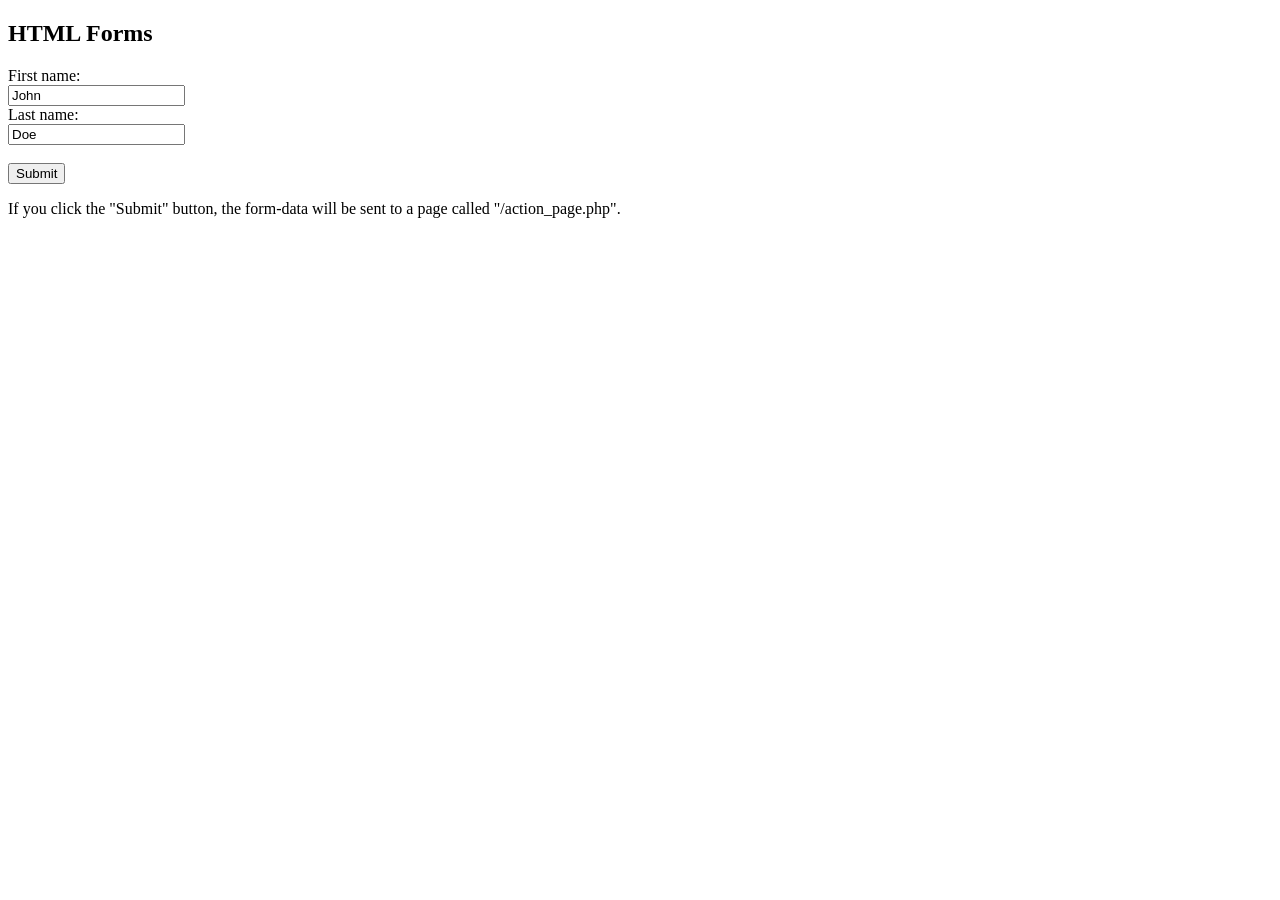
<file: Antaraaaa.html>
<!DOCTYPE html>
<html>
<body>

<h2>HTML Forms</h2>

<form action="/action_page.php">
  <label for="fname">First name:</label><br>
  <input type="text" id="fname" name="fname" value="John"><br>
  <label for="lname">Last name:</label><br>
  <input type="text" id="lname" name="lname" value="Doe"><br><br>
  <input type="submit" value="Submit">
</form> 

<p>If you click the "Submit" button, the form-data will be sent to a page called "/action_page.php".</p>

</body>
</html>
</file>
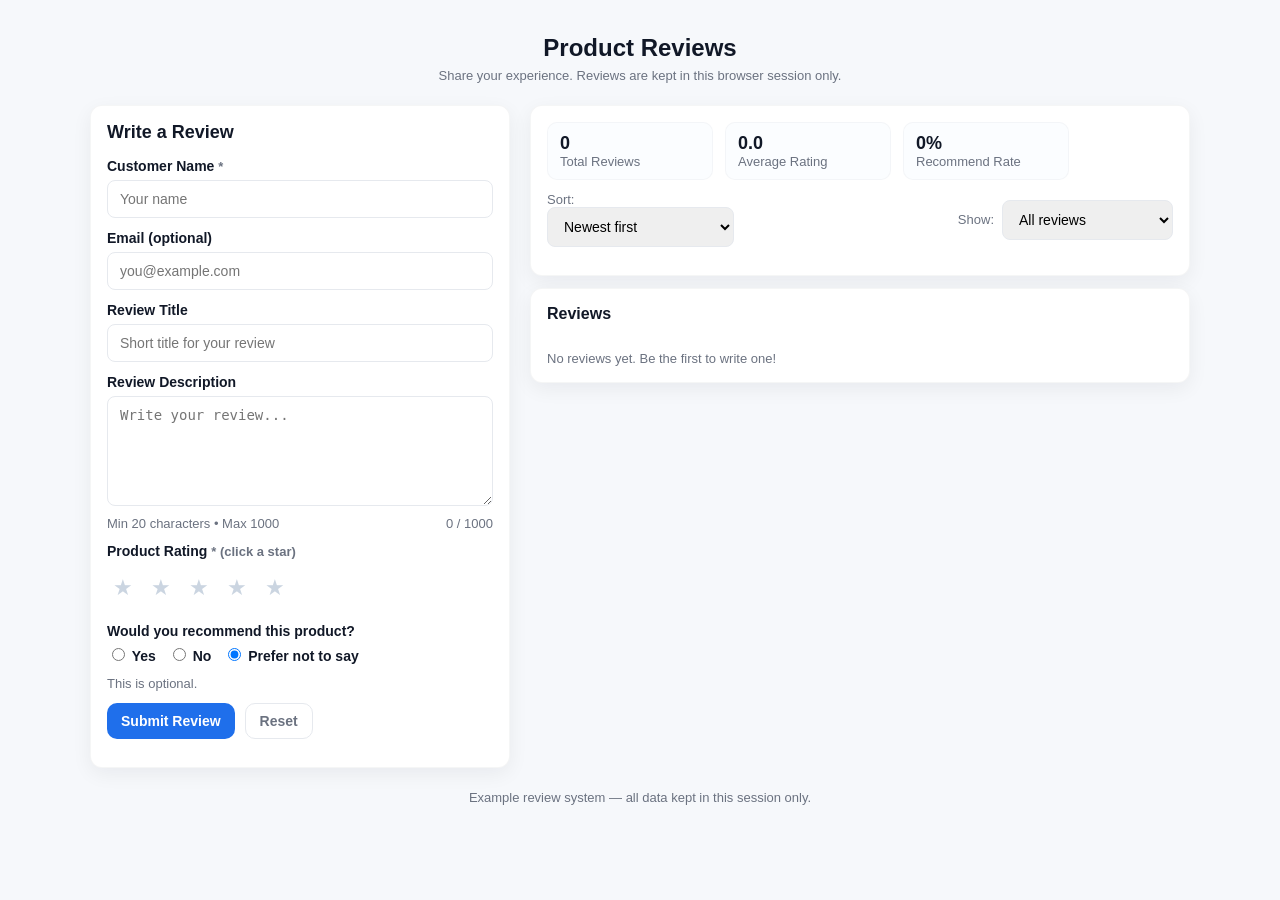
<file: exercise.html>
<!DOCTYPE html>
<html lang="en">
<head>
<meta charset="utf-8" />
<meta name="viewport" content="width=device-width,initial-scale=1" />
<title>Product Review System — Example</title>
<style>
  /* Basic, clean, human-written styles */
  :root{
    --bg:#f6f8fb;
    --card:#fff;
    --muted:#6b7280;
    --accent:#1f6feb;
    --danger:#d9534f;
    --success:#198754;
    --shadow: 0 6px 20px rgba(14,20,30,0.06);
    --radius:12px;
  }
  body{
    font-family: "Segoe UI", Roboto, Arial, sans-serif;
    background:var(--bg);
    margin:0;
    padding:28px;
    color:#111827;
    -webkit-font-smoothing:antialiased;
  }

  .container{
    max-width:1100px;
    margin:0 auto;
  }

  header{
    text-align:center;
    margin-bottom:22px;
  }
  header h1{ margin:6px 0; font-size:24px; }
  header p{ margin:0; color:var(--muted); }

  /* Main grid */
  .grid{
    display:grid;
    grid-template-columns: 420px 1fr;
    gap:20px;
    align-items:start;
  }

  @media (max-width:920px){
    .grid{ grid-template-columns: 1fr; }
  }

  /* Card */
  .card{
    background:var(--card);
    border-radius:var(--radius);
    padding:16px;
    box-shadow:var(--shadow);
    border:1px solid rgba(16,24,40,0.04);
  }

  /* Form */
  form .row{ margin-bottom:12px; }
  label{ display:block; font-weight:600; margin-bottom:6px; font-size:14px; }
  input[type="text"], input[type="email"], textarea, .rating-stars, select {
    width:100%;
    box-sizing:border-box;
    padding:10px 12px;
    border-radius:8px;
    border:1px solid #e6e9ee;
    font-size:14px;
    outline:none;
  }
  input[type="text"]:focus, input[type="email"]:focus, textarea:focus {
    border-color:var(--accent);
    box-shadow:0 6px 18px rgba(31,111,235,0.06);
  }
  textarea{ min-height:110px; resize:vertical; }

  .small { font-size:13px; color:var(--muted); }
  .error { color:var(--danger); font-size:13px; margin-top:6px; }

  /* Stars */
  .rating-stars {
    display:flex;
    gap:6px;
    align-items:center;
    padding:6px 0;
    background:transparent;
    border:0;
  }
  .rating-stars button {
    background:transparent;
    border:0;
    font-size:22px;
    cursor:pointer;
    line-height:1;
    padding:6px;
    border-radius:6px;
    color:#cbd5e1;
    transition:color 120ms ease, transform 120ms ease;
  }
  .rating-stars button:hover{ transform:translateY(-3px); }
  .rating-stars button.active{ color: #f6b042; } /* gold */

  /* Recommend radios */
  .inline { display:flex; gap:12px; align-items:center; }

  .btn {
    background:var(--accent);
    color:#fff;
    padding:9px 14px;
    border-radius:10px;
    border:0;
    cursor:pointer;
    font-weight:600;
    font-size:14px;
  }
  .btn.secondary {
    background:transparent;
    border:1px solid #e6e9ee;
    color:var(--muted);
  }

  /* Stats */
  .stats {
    display:flex;
    gap:12px;
    margin-bottom:12px;
    flex-wrap:wrap;
  }
  .stat {
    background:#fbfdff;
    padding:10px 12px;
    border-radius:10px;
    border:1px solid rgba(16,24,40,0.03);
    min-width:140px;
  }
  .stat strong{ display:block; font-size:18px; }
  .stat .muted{ color:var(--muted); font-size:13px; }

  /* Reviews list */
  .controls { display:flex; gap:12px; justify-content:space-between; align-items:center; margin-bottom:12px; flex-wrap:wrap; }
  .reviews { display:flex; flex-direction:column; gap:12px; }
  .review {
    background:#fff;
    border-radius:10px;
    padding:12px;
    border:1px solid rgba(16,24,40,0.04);
    display:flex;
    gap:12px;
  }
  .avatar {
    width:58px; height:58px; border-radius:10px; background:#eef2ff; display:flex; align-items:center; justify-content:center; font-weight:700; color:#334155;
    flex:0 0 58px;
  }
  .rbody { flex:1; }
  .rhead { display:flex; justify-content:space-between; gap:8px; align-items:center; }
  .rtitle { font-weight:700; font-size:15px; }
  .rmeta { color:var(--muted); font-size:13px; }
  .rdesc { margin-top:8px; color:#0f172a; line-height:1.4; white-space:pre-wrap; }

  .rfoot { margin-top:10px; display:flex; gap:12px; align-items:center; justify-content:space-between; flex-wrap:wrap; }
  .helpful { font-size:13px; color:var(--muted); display:flex; gap:8px; align-items:center; }
  .helpful button{ border:0; background:#f3f4f6; padding:6px 8px; border-radius:8px; cursor:pointer; }

  /* small label badge */
  .badge { background:#f1f5f9; color:var(--muted); padding:6px 8px; border-radius:10px; font-weight:600; font-size:13px; }

  footer { margin-top:22px; text-align:center; color:var(--muted); font-size:13px; }

</style>
</head>
<body>
  <div class="container">
    <header>
      <h1>Product Reviews</h1>
      <p class="small">Share your experience. Reviews are kept in this browser session only.</p>
    </header>

    <main class="grid">
      <!-- Left column: Form -->
      <section class="card" aria-labelledby="formTitle">
        <h2 id="formTitle" style="margin-top:0; font-size:18px;">Write a Review</h2>

        <form id="reviewForm" novalidate>
          <!-- Name -->
          <div class="row">
            <label for="name">Customer Name <span class="small" aria-hidden="true">* </span></label>
            <input id="name" name="name" type="text" placeholder="Your name" aria-describedby="nameError" required />
            <div id="nameError" class="error" aria-live="polite"></div>
          </div>

          <!-- Email -->
          <div class="row">
            <label for="email">Email (optional)</label>
            <input id="email" name="email" type="email" placeholder="you@example.com" aria-describedby="emailError" />
            <div id="emailError" class="error" aria-live="polite"></div>
          </div>

          <!-- Title -->
          <div class="row">
            <label for="title">Review Title</label>
            <input id="title" name="title" type="text" placeholder="Short title for your review" aria-describedby="titleError" required />
            <div id="titleError" class="error" aria-live="polite"></div>
          </div>

          <!-- Description -->
          <div class="row">
            <label for="description">Review Description</label>
            <textarea id="description" name="description" placeholder="Write your review..." aria-describedby="descInfo descError" required></textarea>
            <div style="display:flex; justify-content:space-between; align-items:center; margin-top:6px;">
              <div id="descInfo" class="small">Min 20 characters • Max 1000</div>
              <div id="descCounter" class="small">0 / 1000</div>
            </div>
            <div id="descError" class="error" aria-live="polite"></div>
          </div>

          <!-- Rating -->
          <div class="row">
            <label>Product Rating <span class="small">* (click a star)</span></label>
            <div class="rating-stars" role="radiogroup" aria-labelledby="ratingLabel" id="ratingGroup">
              <!-- Buttons populated by JS -->
            </div>
            <div id="ratingError" class="error" aria-live="polite"></div>
          </div>

          <!-- Recommend -->
          <div class="row">
            <label>Would you recommend this product?</label>
            <div class="inline" role="radiogroup" aria-label="Recommend">
              <label><input type="radio" name="recommend" value="yes"> Yes</label>
              <label><input type="radio" name="recommend" value="no"> No</label>
              <label><input type="radio" name="recommend" value="none" checked> Prefer not to say</label>
            </div>
            <div id="recommendInfo" class="small" style="margin-top:6px;">This is optional.</div>
          </div>

          <!-- Buttons -->
          <div class="row" style="display:flex; gap:10px; margin-top:6px;">
            <button type="submit" class="btn">Submit Review</button>
            <button type="button" id="resetBtn" class="btn secondary">Reset</button>
          </div>
        </form>
      </section>

      <!-- Right column: Stats + Reviews -->
      <section>
        <div class="card" style="margin-bottom:12px;">
          <div class="stats" aria-hidden="true">
            <div class="stat">
              <strong id="totalReviews">0</strong>
              <div class="muted">Total Reviews</div>
            </div>
            <div class="stat">
              <strong id="avgRating">0.0</strong>
              <div class="muted">Average Rating</div>
            </div>
            <div class="stat">
              <strong id="recPercent">0%</strong>
              <div class="muted">Recommend Rate</div>
            </div>
          </div>

          <div class="controls" style="margin-top:6px;">
            <div class="small">Sort:
              <select id="sortSelect" aria-label="Sort reviews">
                <option value="newest">Newest first</option>
                <option value="highest">Highest rated first</option>
              </select>
            </div>

            <div style="display:flex; gap:8px; align-items:center;">
              <div class="small">Show:</div>
              <select id="filterRecommend" aria-label="Filter recommendations">
                <option value="all">All reviews</option>
                <option value="yes">Recommended only</option>
                <option value="no">Not recommended</option>
              </select>
            </div>
          </div>
        </div>

        <div class="card">
          <h3 style="margin-top:0; font-size:16px;">Reviews</h3>
          <div id="reviewsList" class="reviews" aria-live="polite"></div>
          <div id="emptyMsg" class="small" style="margin-top:12px; color:var(--muted)">No reviews yet. Be the first to write one!</div>
        </div>
      </section>
    </main>

    <footer>
      <div class="small">Example review system — all data kept in this session only.</div>
    </footer>
  </div>

<script>
/* ---------------------------
   In-memory storage for reviews
   Each review:
   {
     id, name, email, title, description,
     rating (1-5), recommend ('yes'|'no'|'none'),
     helpfulCount, createdAt (Date object)
   }
---------------------------- */
const reviews = [];

// DOM elements
const form = document.getElementById('reviewForm');
const nameInput = document.getElementById('name');
const emailInput = document.getElementById('email');
const titleInput = document.getElementById('title');
const descInput = document.getElementById('description');
const descCounter = document.getElementById('descCounter');
const ratingGroup = document.getElementById('ratingGroup');

const nameError = document.getElementById('nameError');
const emailError = document.getElementById('emailError');
const titleError = document.getElementById('titleError');
const descError = document.getElementById('descError');
const ratingError = document.getElementById('ratingError');

const totalReviewsEl = document.getElementById('totalReviews');
const avgRatingEl = document.getElementById('avgRating');
const recPercentEl = document.getElementById('recPercent');

const reviewsList = document.getElementById('reviewsList');
const emptyMsg = document.getElementById('emptyMsg');

const sortSelect = document.getElementById('sortSelect');
const filterRecommend = document.getElementById('filterRecommend');
const resetBtn = document.getElementById('resetBtn');

// Rating state
let selectedRating = 0;

// Initialize stars (1-5)
function createStars(){
  ratingGroup.innerHTML = '';
  for(let i=1;i<=5;i++){
    const btn = document.createElement('button');
    btn.type = 'button';
    btn.setAttribute('aria-label', `${i} star${i>1?'s':''}`);
    btn.setAttribute('data-value', i);
    btn.innerHTML = '★';
    btn.addEventListener('click', function(){
      setRating(i);
    });
    ratingGroup.appendChild(btn);
  }
}
createStars();

// Set rating visually & state
function setRating(value){
  selectedRating = value;
  const buttons = ratingGroup.querySelectorAll('button');
  buttons.forEach(b=>{
    const v = Number(b.getAttribute('data-value'));
    if(v <= value) b.classList.add('active');
    else b.classList.remove('active');
  });
  ratingError.textContent = '';
}

// Character counter for description
const DESC_MIN = 20;
const DESC_MAX = 1000;
descInput.addEventListener('input', function(){
  const len = descInput.value.length;
  descCounter.textContent = `${len} / ${DESC_MAX}`;
  if(len < DESC_MIN || len > DESC_MAX){
    // show hint in error area, but not intrusive
    if(len === 0) descError.textContent = '';
    else descError.textContent = '';
  } else {
    descError.textContent = '';
  }
});

// Validation functions
function validateName(name){
  if(!name) return "Name is required";
  if(name.trim().length < 2 || name.trim().length > 30) return "Name should be between 2 and 30 characters";
  return "";
}

function validateEmail(email){
  if(!email) return ""; // optional
  // simple email regex (good for this task)
  const re = /^[^\s@]+@[^\s@]+\.[^\s@]+$/;
  if(!re.test(email.trim())) return "Please enter a valid email address";
  return "";
}

function validateTitle(title){
  if(!title) return "Review title is required";
  const len = title.trim().length;
  if(len < 5 || len > 100) return "Review title should be between 5 and 100 characters";
  return "";
}

function validateDescription(desc){
  if(!desc) return "Review description is required";
  const len = desc.trim().length;
  if(len < DESC_MIN || len > DESC_MAX) return `Review description should be between ${DESC_MIN} and ${DESC_MAX} characters`;
  return "";
}

function validateRating(rating){
  if(!rating || rating < 1 || rating > 5) return "Please select a product rating";
  return "";
}

// Clear error messages
function clearErrors(){
  nameError.textContent = '';
  emailError.textContent = '';
  titleError.textContent = '';
  descError.textContent = '';
  ratingError.textContent = '';
}

// Utility for formatted date/time
function formatDate(date){
  // Format: YYYY-MM-DD HH:MM (24h)
  const y = date.getFullYear();
  const m = String(date.getMonth()+1).padStart(2,'0');
  const d = String(date.getDate()).padStart(2,'0');
  const hh = String(date.getHours()).padStart(2,'0');
  const mm = String(date.getMinutes()).padStart(2,'0');
  return `${y}-${m}-${d} ${hh}:${mm}`;
}

// Build a review object and add to reviews array
function addReview(data){
  const r = {
    id: Date.now() + '-' + Math.floor(Math.random()*9999),
    name: data.name.trim(),
    email: data.email.trim(),
    title: data.title.trim(),
    description: data.description.trim(),
    rating: data.rating,
    recommend: data.recommend,
    helpfulCount: 0,
    createdAt: new Date()
  };
  reviews.push(r);
  updateUI();
}

// Reusable calculation functions
function calcTotal(){
  return reviews.length;
}
function calcAvgRating(){
  if(reviews.length === 0) return 0;
  const sum = reviews.reduce((s,r)=> s + r.rating, 0);
  return +(sum / reviews.length).toFixed(1);
}
function calcRecommendPercent(){
  if(reviews.length === 0) return 0;
  const yes = reviews.filter(r=> r.recommend === 'yes').length;
  const percent = Math.round((yes / reviews.length) * 100);
  return percent;
}

// Render stats
function renderStats(){
  totalReviewsEl.textContent = calcTotal();
  avgRatingEl.textContent = calcAvgRating().toFixed(1);
  recPercentEl.textContent = `${calcRecommendPercent()}%`;
}

// Render reviews list (with sorting & filtering)
function renderReviews(){
  reviewsList.innerHTML = '';
  const sortBy = sortSelect.value;
  const filterBy = filterRecommend.value;

  // Clone array to avoid mutating original
  let list = reviews.slice();

  // Filter
  if(filterBy === 'yes') list = list.filter(r=> r.recommend === 'yes');
  if(filterBy === 'no') list = list.filter(r=> r.recommend === 'no');

  // Sort
  if(sortBy === 'newest'){
    list.sort((a,b)=> b.createdAt - a.createdAt);
  } else if(sortBy === 'highest'){
    list.sort((a,b)=> b.rating - a.rating || b.createdAt - a.createdAt);
  }

  if(list.length === 0){
    emptyMsg.style.display = 'block';
  } else {
    emptyMsg.style.display = 'none';
  }

  // Create DOM for each review
  for(const r of list){
    const node = document.createElement('article');
    node.className = 'review';
    node.setAttribute('data-id', r.id);

    // avatar (initials)
    const avatar = document.createElement('div');
    avatar.className = 'avatar';
    const initials = (r.name || 'U').split(' ').map(s=>s[0]||'').slice(0,2).join('').toUpperCase();
    avatar.textContent = initials;

    // body
    const body = document.createElement('div');
    body.className = 'rbody';

    const rhead = document.createElement('div');
    rhead.className = 'rhead';

    const left = document.createElement('div');
    left.style.flex = '1';

    const title = document.createElement('div');
    title.className = 'rtitle';
    title.textContent = r.title;

    const meta = document.createElement('div');
    meta.className = 'rmeta';
    meta.textContent = `${r.name} • ${formatDate(r.createdAt)} • ${r.rating} ★`;

    left.appendChild(title);
    left.appendChild(meta);

    const right = document.createElement('div');
    right.style.display = 'flex';
    right.style.flexDirection = 'column';
    right.style.alignItems = 'flex-end';
    right.style.gap = '6px';

    const badge = document.createElement('div');
    badge.className = 'badge';
    badge.textContent = r.recommend === 'yes' ? 'Recommended' : (r.recommend === 'no' ? 'Not recommended' : 'No answer');

    right.appendChild(badge);

    rhead.appendChild(left);
    rhead.appendChild(right);

    const desc = document.createElement('div');
    desc.className = 'rdesc';
    desc.textContent = r.description;

    const rfoot = document.createElement('div');
    rfoot.className = 'rfoot';

    const helpful = document.createElement('div');
    helpful.className = 'helpful';
    const helpBtn = document.createElement('button');
    helpBtn.type = 'button';
    helpBtn.textContent = `Helpful (${r.helpfulCount})`;
    helpBtn.setAttribute('aria-label', 'Mark review helpful');
    helpBtn.addEventListener('click', function(){
      incrementHelpful(r.id, helpBtn);
    });

    helpful.appendChild(helpBtn);

    const metaRight = document.createElement('div');
    metaRight.className = 'small';
    metaRight.textContent = r.email ? r.email : 'Anonymous email';

    rfoot.appendChild(helpful);
    rfoot.appendChild(metaRight);

    body.appendChild(rhead);
    body.appendChild(desc);
    body.appendChild(rfoot);

    node.appendChild(avatar);
    node.appendChild(body);

    reviewsList.appendChild(node);
  }
}

// Increment helpful count for a review
function incrementHelpful(reviewId, buttonEl){
  const idx = reviews.findIndex(r => r.id === reviewId);
  if(idx === -1) return;
  reviews[idx].helpfulCount++;
  // update button text referencing new count
  buttonEl.textContent = `Helpful (${reviews[idx].helpfulCount})`;
}

// Update the whole UI (stats + reviews)
function updateUI(){
  renderStats();
  renderReviews();
}

// Form submit handler
form.addEventListener('submit', function(e){
  e.preventDefault();
  clearErrors();

  const name = nameInput.value || '';
  const email = emailInput.value || '';
  const title = titleInput.value || '';
  const description = descInput.value || '';
  const recommendRadios = document.querySelector('input[name="recommend"]:checked');
  const recommend = recommendRadios ? recommendRadios.value : 'none';

  // validate with reusable validators
  let hasError = false;

  const nameMsg = validateName(name);
  if(nameMsg){ nameError.textContent = nameMsg; hasError = true; }

  const emailMsg = validateEmail(email);
  if(emailMsg){ emailError.textContent = emailMsg; hasError = true; }

  const titleMsg = validateTitle(title);
  if(titleMsg){ titleError.textContent = titleMsg; hasError = true; }

  const descMsg = validateDescription(description);
  if(descMsg){ descError.textContent = descMsg; hasError = true; }

  const ratingMsg = validateRating(selectedRating);
  if(ratingMsg){ ratingError.textContent = ratingMsg; hasError = true; }

  if(hasError) return;

  // Build review data and add
  addReview({
    name, email, title, description, rating: selectedRating, recommend
  });

  // Reset form to initial state
  form.reset();
  selectedRating = 0;
  setRating(0);
  descCounter.textContent = `0 / ${DESC_MAX}`;

  // Focus name input for next review
  nameInput.focus();
});

// Reset button
resetBtn.addEventListener('click', function(){
  form.reset();
  selectedRating = 0;
  setRating(0);
  clearErrors();
  descCounter.textContent = `0 / ${DESC_MAX}`;
  nameInput.focus();
});

// Update UI when sorting or filtering changes
sortSelect.addEventListener('change', updateUI);
filterRecommend.addEventListener('change', updateUI);

// initial render
updateUI();

/* Edge cases & helpers:
   - No server: all stored in reviews[] for this session.
   - Handles optional email, optional recommend.
   - Helpful counts stored per review object.
   - Sorting and filtering are applied client-side.
*/

// Accessibility: allow keyboard for star rating
ratingGroup.addEventListener('keydown', function(e){
  const key = e.key;
  if(!['ArrowLeft','ArrowRight','ArrowUp','ArrowDown','Enter',' '].includes(key)) return;
  e.preventDefault();
  if(key === 'ArrowLeft' || key === 'ArrowDown'){
    if(selectedRating > 1) setRating(selectedRating - 1);
  } else if(key === 'ArrowRight' || key === 'ArrowUp'){
    if(selectedRating < 5) setRating(selectedRating + 1);
  } else if(key === 'Enter' || key === ' '){
    if(selectedRating === 0) setRating(5); // fallback: set to max if none
  }
});
</script>
</body>
</html>
</file>
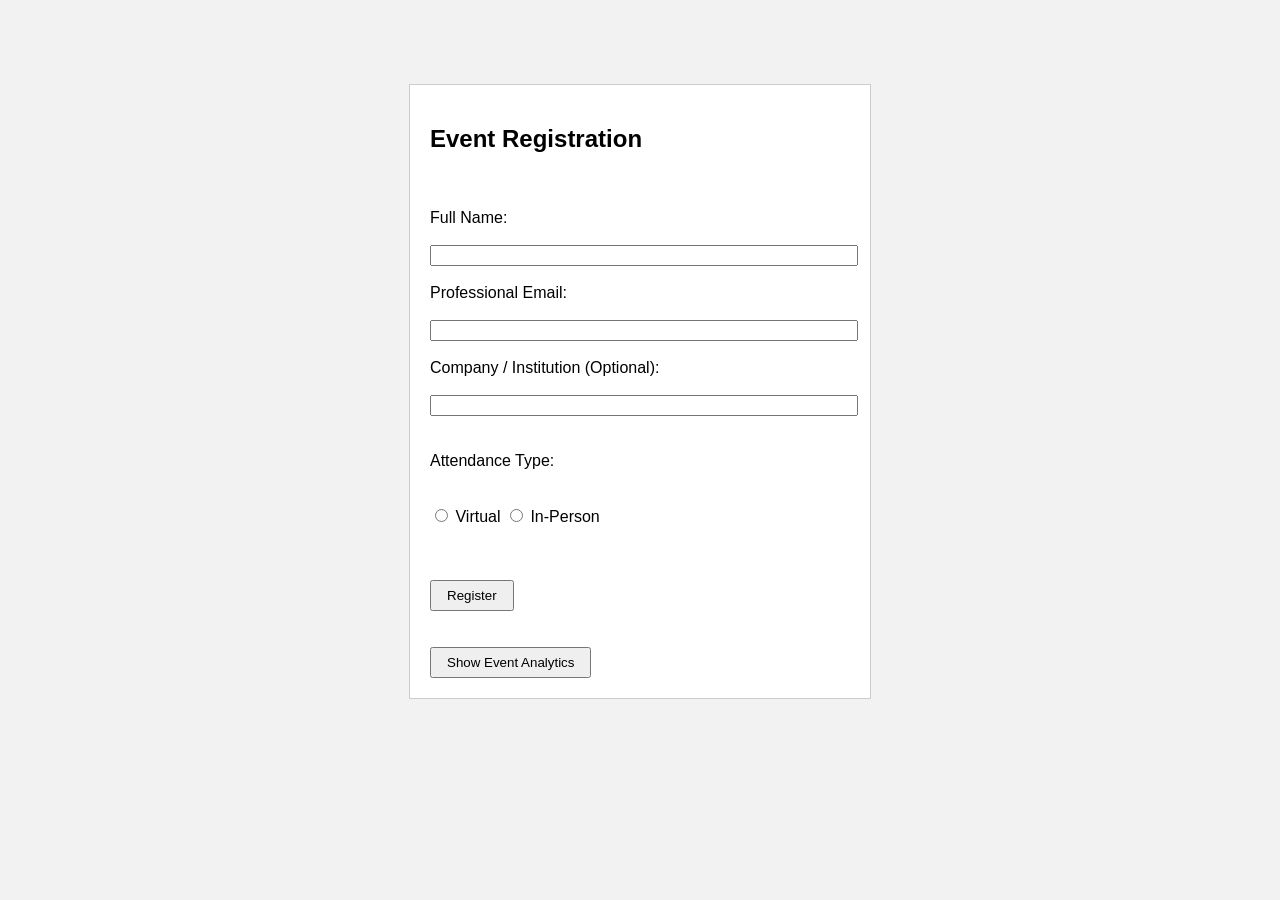
<file: Final_Lab_Task.html>
<!DOCTYPE html>
<html>
<head>
    <title>Event Registration</title>

    <style>
        body{font-family: Arial; background:#f2f2f2;}
        .box{
            width:420px; 
            background:white; 
            padding:20px; 
            margin:auto; 
            margin-top:40px; 
            border:1px solid #ccc;
        }
        .error{color:red; font-size:14px;}
        #statsPanel{
            width:420px;
            margin:auto;
            margin-top:20px;
            background:white;
            padding:15px;
            border:1px solid #ccc;
            display:none;
        }
    </style> 
    <br><br> 

    <script>

        let allRegs = [];
        let virtualCount = 0;
        let inPersonCount = 0;

        function regNow() {

            let fullName = document.getElementById("fullName").value.trim();
            let email = document.getElementById("email").value.trim();
            let company = document.getElementById("company").value.trim();
            let attendType = document.querySelector("input[name='attend']:checked");

            let nameErr = document.getElementById("nameErr");
            let emailErr = document.getElementById("emailErr");
            let attendErr = document.getElementById("attendErr");

            nameErr.innerHTML = "";
            emailErr.innerHTML = "";
            attendErr.innerHTML = "";

            let ok = true;

            
            if(fullName.length < 6 || fullName.length > 100){
                nameErr.innerHTML = "Name must be between 6 and 100 characters.";
                ok = false;
            }

            
            if(email == "" || email.indexOf("@") == -1 || email.indexOf(".") == -1){
                emailErr.innerHTML = "Please enter a valid professional email address.";
                ok = false;
            }

            if(attendType == null){
                attendErr.innerHTML = "Please select your attendance type.";
                ok = false;
            }

            if(ok == false){
                return false;
            }

          
            allRegs.push({
                name: fullName,
                mail: email,
                comp: company,
                type: attendType.value
            });

            if(attendType.value == "Virtual"){
                virtualCount++;
            } else {
                inPersonCount++;
            }

            alert("Registration Successful!");
            return false;
        }

        function showStats(){
            let p = document.getElementById("statsPanel");
            let btn = document.getElementById("statBtn");

            if(p.style.display == "none"){
                p.style.display = "block";
                btn.value = "Hide Event Analytics";
                document.getElementById("totalR").innerHTML = allRegs.length;
                document.getElementById("vR").innerHTML = virtualCount;
                document.getElementById("iR").innerHTML = inPersonCount;
            } else{
                p.style.display = "none";
                btn.value = "Show Event Analytics";
            }
        }
    </script>
</head>

<body>

    <div class="box">
        <h2>Event Registration</h2>
        <br><br> 

        <form onsubmit="return regNow()">

            Full Name:<br><br> 
            <input type="text" id="fullName" style="width:100%;">
            <br>
            <span class="error" id="nameErr"></span>
            <br>

            Professional Email:<br><br>
            <input type="text" id="email" style="width:100%;">
            <br>
            <span class="error" id="emailErr"></span>
            <br>

            Company / Institution (Optional):<br><br> 
            <input type="text" id="company" style="width:100%;">
            <br><br><br> 

            Attendance Type:<br><br><br> 
            <input type="radio" name="attend" value="Virtual"> Virtual
            <input type="radio" name="attend" value="In-Person"> In-Person
            <br><br>
            <span class="error" id="attendErr"></span>
            <br><br>

            <input type="submit" value="Register" style="padding:6px 15px;">
        </form>

        <br><br>
        <input type="button" id="statBtn" value="Show Event Analytics" onclick="showStats()" style="padding:6px 15px;">
    </div>

    <div id="statsPanel">
        <h3>Event Analytics</h3>
        Total Registrants: <b id="totalR">0</b><br>
        Virtual Attendees: <b id="vR">0</b><br>
        In-Person Attendees: <b id="iR">0</b><br>
    </div>

</body>
</html>
</file>
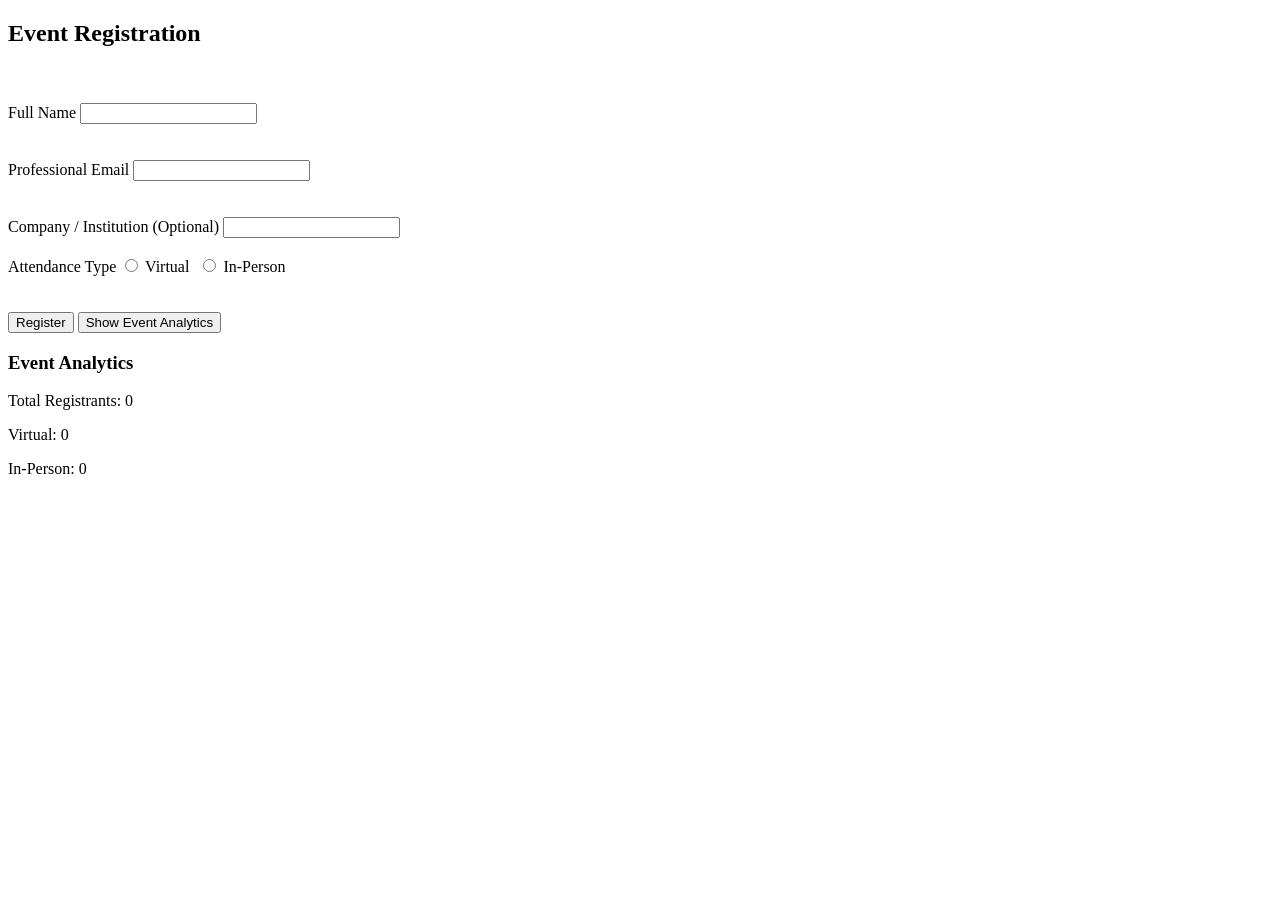
<file: Lab_Exam_1.html>
<!DOCTYPE html>
<html>
<head>
    <title>Event Registration - Global Tech Connect</title>

    <h2>Event Registration</h2>
    <br><br>

<label>Full Name</label>
<input type="text" id="fullName">
<div id="nameError" class="error"></div>

<br><br>

<label>Professional Email</label> 
<input type="email" id="email">
<div id="emailError" class="error"></div>

<br><br>

<label>Company / Institution (Optional)</label>
<input type="text" id="company">

<br><br>

<label>Attendance Type</label>
<input type="radio" name="attend" value="Virtual"> Virtual
<input type="radio" name="attend" value="In-Person" style="margin-left:10px;"> In-Person
<div id="attendError" class="error"></div>

<br><br> 

<button id="submitBtn" onclick="registerUser()">Register</button>
<button id="toggleBtn" onclick="toggleAnalytics()">Show Event Analytics</button>
<div id="analyticsPanel">
    <h3>Event Analytics</h3>
    <p>Total Registrants: <span id="totalCount">0</span></p>
    <p>Virtual: <span id="virtualCount">0</span></p>
    <p>In-Person: <span id="inCount">0</span></p>
</div>



    </head>
</html>
</file>
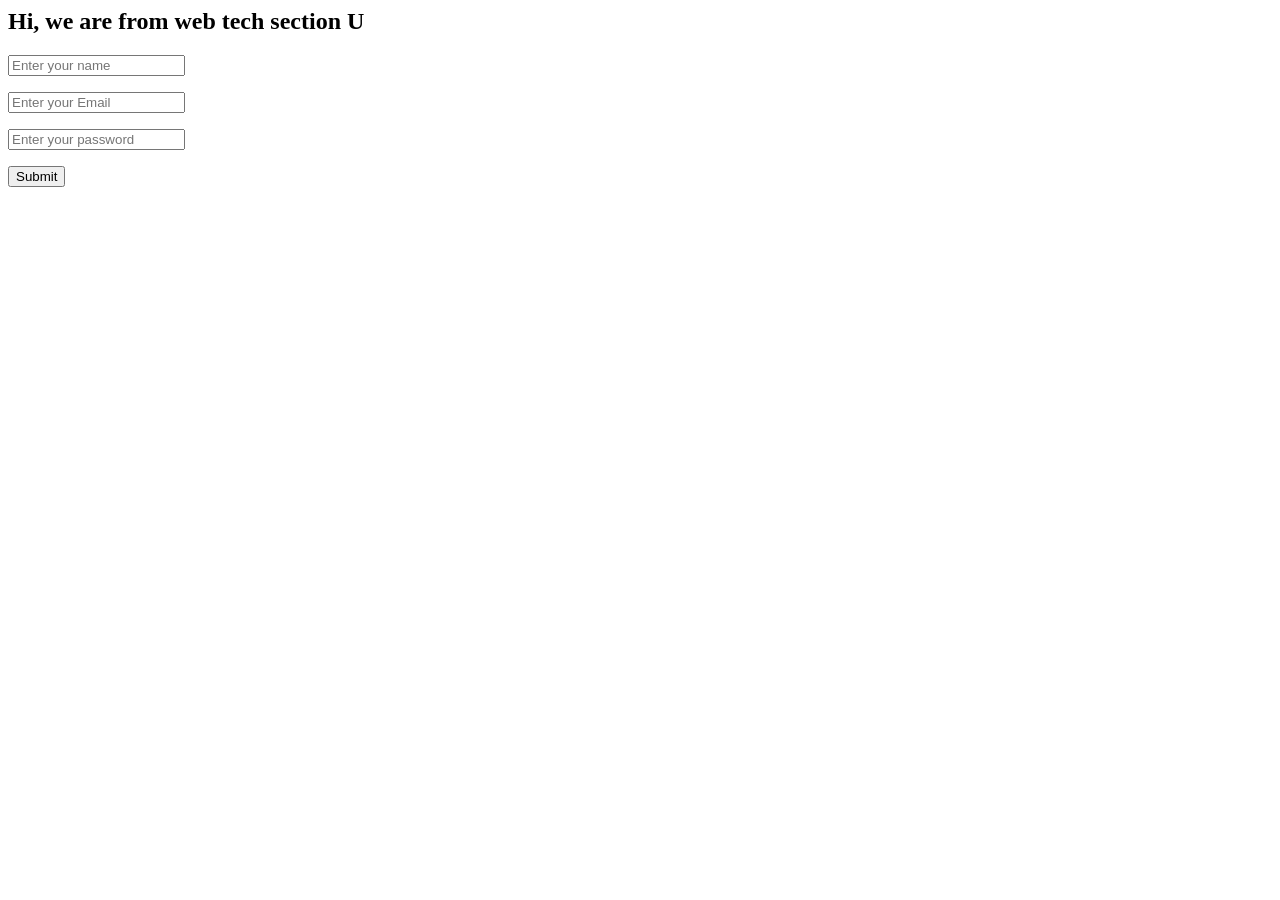
<file: validationCode_By_Sir.html>
<html>

<head>
    <script>
        function handleSubmit() {
            const NameValue = document.getElementById("name").value;
            const emailValue = document.getElementById("email").value;
            const passwordValue = document.getElementById("password").value;
            if (!NameValue || NameValue == "") {
                const ErrorElement = document.getElementById("nameErr");
                ErrorElement.innerHTML = "Name is required";
            } else {
                const ErrorElement = document.getElementById("nameErr");
                ErrorElement.innerHTML = "";
            }
            if (!emailValue || emailValue == "") {
                const ErrorElement = document.getElementById("emailErr");
                ErrorElement.innerHTML = "Email is required";
            } else {
                const ErrorElement = document.getElementById("emailErr");
                ErrorElement.innerHTML = "";
            }
            if (!passwordValue || passwordValue == "") {
                const ErrorElement = document.getElementById("passwordErr");
                ErrorElement.innerHTML = "Password is required";
            } else {
                const ErrorElement = document.getElementById("passwordErr");
                ErrorElement.innerHTML = "";
            }
        }
    </script>
</head>

<body>
    <h2>
        Hi, we are from web tech section U
    </h2>
    <input type="text" placeholder="Enter your name" id="name" />
    <p id="nameErr" style="color:red"></p>
    <input type="text" placeholder="Enter your Email" id="email" />
    <p id="emailErr" style="color:red"></p>
    <input type="password" placeholder="Enter your password" id="password" />
    <p id="passwordErr" style="color:red"></p>
    <button onclick="handleSubmit()">Submit</button>
</body>

</html>
</file>
